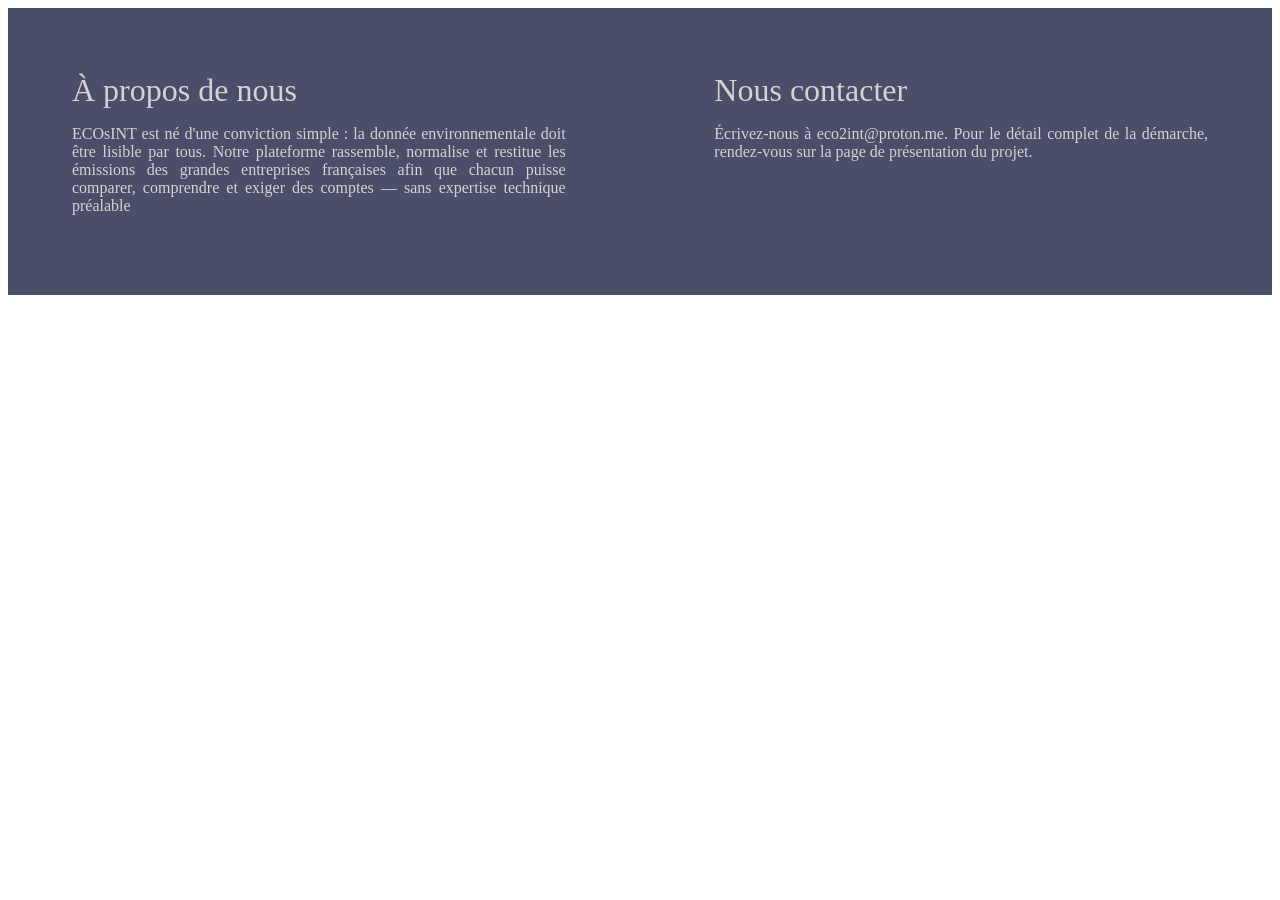
<file: dev/interface/footer.html>
<!doctype html>
<html lang="fr">
<head>
  <meta charset="utf-8">
  <title>footer</title>
  <link rel="stylesheet" href="footer.css">
</head>
<body>
  <div id="footer">
    <div id="a-propos">
      <p class="f-titres">À propos de nous</p>
      <p>ECOsINT est né d'une conviction simple :
        la donnée environnementale doit être lisible 
        par tous. Notre plateforme rassemble, normalise 
        et restitue les émissions des grandes entreprises 
        françaises afin que chacun puisse comparer, comprendre 
        et exiger des comptes — sans expertise technique préalable</p>
    </div>
    <div id="nous-contacter">
      <p class="f-titres">Nous contacter</p>
      <p>Écrivez-nous à eco2int@proton.me. Pour le détail complet 
        de la démarche, rendez-vous sur la page de présentation du projet.</p>
    </div>
  </div>
</body>
</html>
</file>
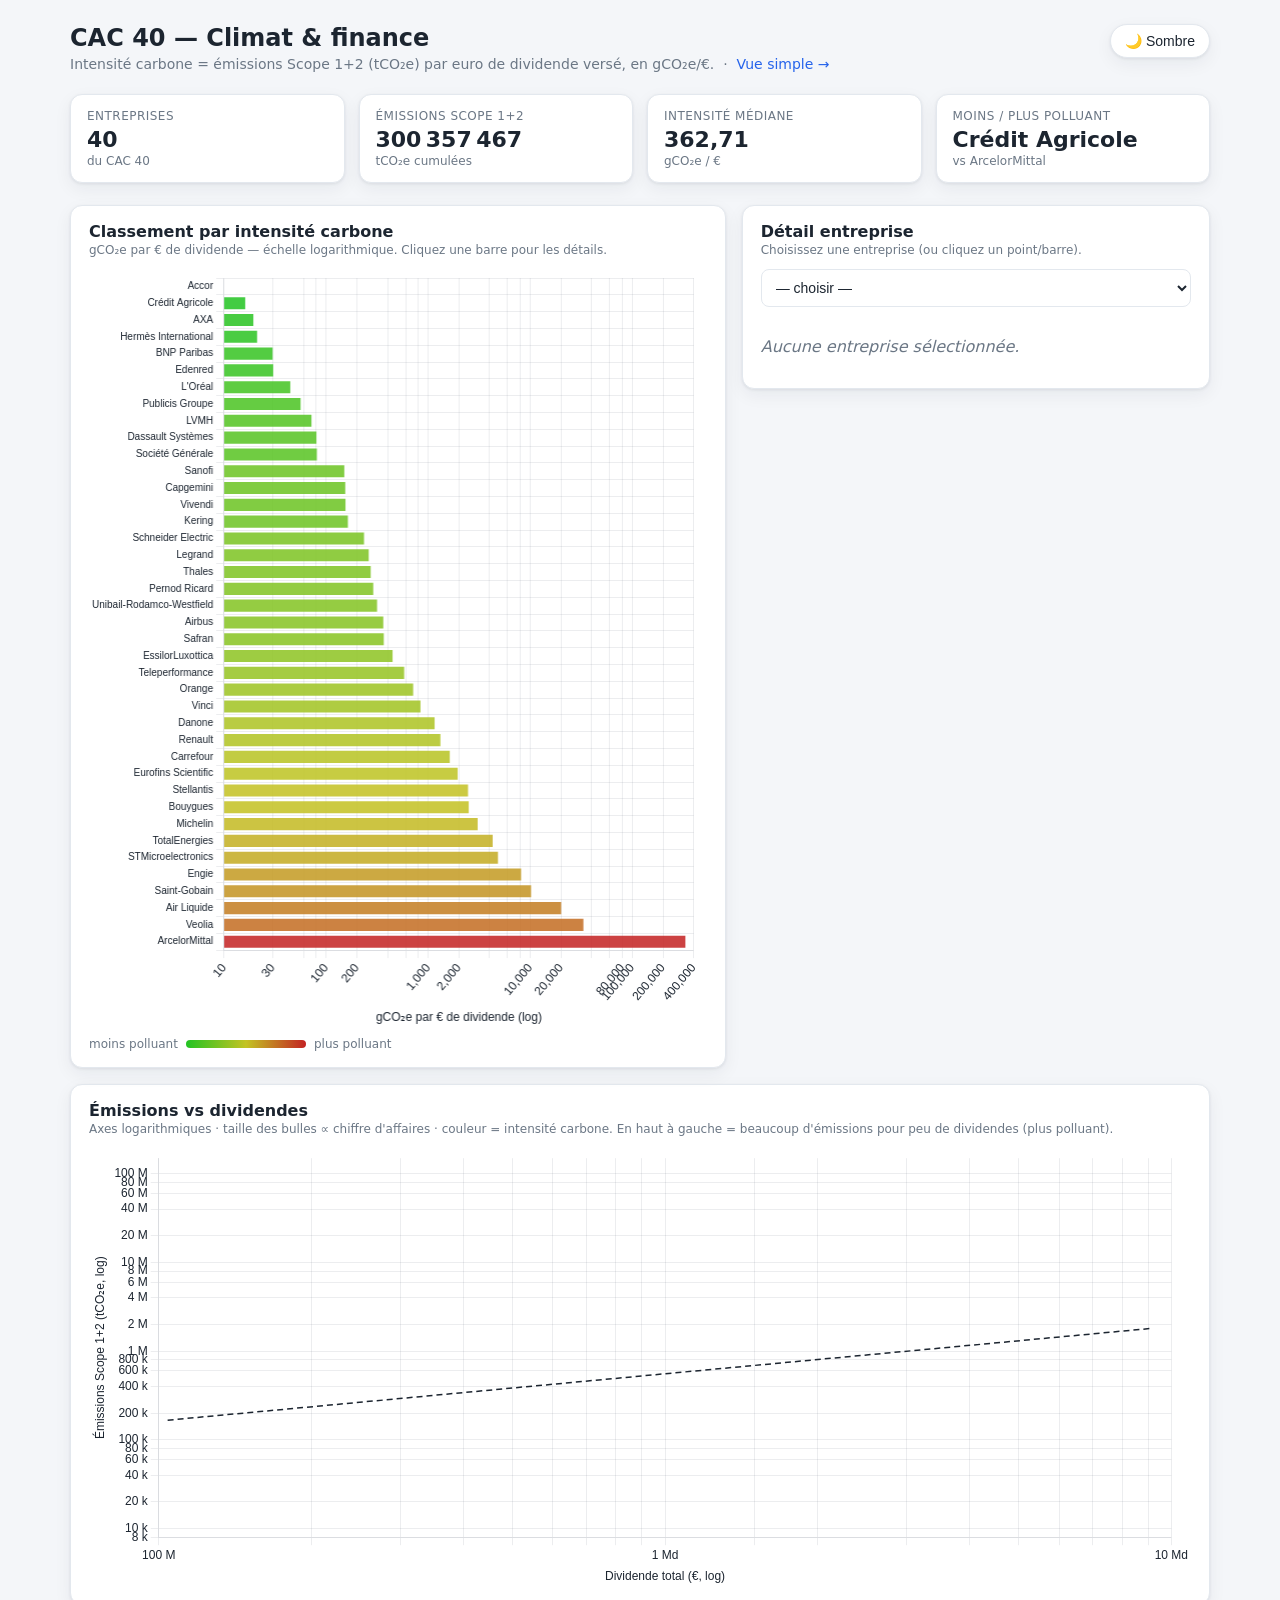
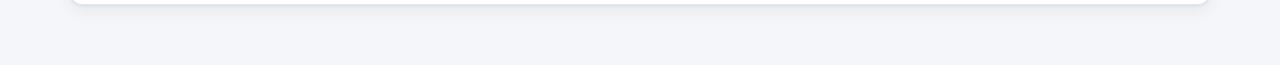
<file: dev/interface/index_old.html>
<!DOCTYPE html>
<html lang="fr">
<head>
<meta charset="UTF-8">
<meta name="viewport" content="width=device-width, initial-scale=1">
<title>CAC 40 — Tableau de bord climat &amp; finance</title>
<style>
  :root {
    --bg: #f4f6f9; --card: #fff; --ink: #1c2530; --muted: #6b7785;
    --line: #e3e8ee; --accent: #2563eb;
    --input-bg: #fff; --fixed: #1c2530;               /* bar/trend stroke, ticks */
    --grid: rgba(20,30,50,.08);
    --shadow: 0 1px 3px rgba(20,30,50,.08), 0 6px 18px rgba(20,30,50,.06);
    --err-bg: #fde8e8; --err-ink: #9b1c1c; --err-line: #f5c2c2;
  }
  [data-theme="dark"] {
    --bg: #0f141a; --card: #171e27; --ink: #e6edf3; --muted: #8b98a5;
    --line: #232c38; --accent: #4d8bff;
    --input-bg: #0f141a; --fixed: #e6edf3;
    --grid: rgba(230,237,243,.10);
    --shadow: 0 1px 3px rgba(0,0,0,.4), 0 6px 18px rgba(0,0,0,.35);
    --err-bg: #2a1416; --err-ink: #f3b0b0; --err-line: #5a2326;
  }
  * { box-sizing: border-box; }
  body { margin: 0; background: var(--bg); color: var(--ink);
    font-family: system-ui, -apple-system, "Segoe UI", Roboto, sans-serif;
    transition: background .2s, color .2s; }
  .wrap { max-width: 1180px; margin: 0 auto; padding: 24px 20px 60px; }
  header { display: flex; justify-content: space-between; align-items: flex-start; gap: 16px; }
  header h1 { margin: 0 0 4px; font-size: 24px; }
  header p { margin: 0; color: var(--muted); font-size: 14px; }
  header a { color: var(--accent); text-decoration: none; }
  #theme-toggle { flex: none; cursor: pointer; border: 1px solid var(--line);
    background: var(--card); color: var(--ink); border-radius: 999px;
    padding: 8px 14px; font-size: 14px; box-shadow: var(--shadow); }

  .kpis { display: grid; grid-template-columns: repeat(4, 1fr); gap: 14px; margin: 22px 0; }
  .kpi { background: var(--card); border: 1px solid var(--line); border-radius: 12px;
    padding: 14px 16px; box-shadow: var(--shadow); }
  .kpi .label { font-size: 12px; color: var(--muted); text-transform: uppercase; letter-spacing: .04em; }
  .kpi .value { font-size: 22px; font-weight: 650; margin-top: 4px; }
  .kpi .sub { font-size: 12px; color: var(--muted); margin-top: 2px; }

  .grid { display: grid; grid-template-columns: 1.4fr 1fr; gap: 16px; align-items: start; }
  .card { background: var(--card); border: 1px solid var(--line); border-radius: 12px;
    padding: 16px 18px; box-shadow: var(--shadow); }
  .card h2 { margin: 0 0 2px; font-size: 16px; }
  .card .hint { margin: 0 0 12px; font-size: 12px; color: var(--muted); }
  .chart-box { position: relative; width: 100%; }
  #box-bar { height: 760px; }
  #box-scatter { height: 440px; }

  select { width: 100%; padding: 9px 10px; border: 1px solid var(--line); border-radius: 8px;
    font-size: 14px; background: var(--input-bg); color: var(--ink); margin-bottom: 14px; }
  .row { display: flex; justify-content: space-between; gap: 12px; padding: 7px 0; border-bottom: 1px solid var(--line); font-size: 14px; }
  .row:last-child { border-bottom: none; }
  .row .k { color: var(--muted); }
  .row .v { font-weight: 600; text-align: right; }
  .rang-badge { display: inline-block; padding: 2px 8px; border-radius: 999px; color: #fff; font-size: 13px; }
  .empty { color: var(--muted); font-style: italic; }
  .scale-note { font-size: 12px; color: var(--muted); display: flex; align-items: center; gap: 8px; margin-top: 8px; }
  .scale-bar { height: 8px; width: 120px; border-radius: 4px;
    background: linear-gradient(90deg, hsl(120 70% 45%), hsl(60 70% 45%), hsl(0 70% 45%)); }
  #erreur { background: var(--err-bg); color: var(--err-ink); border: 1px solid var(--err-line);
    border-radius: 10px; padding: 14px 16px; margin-top: 20px; }
  @media (max-width: 860px) { .grid { grid-template-columns: 1fr; } .kpis { grid-template-columns: repeat(2,1fr); } }
</style>
</head>
<body>
<div class="wrap">
  <header>
    <div>
      <h1>CAC 40 — Climat &amp; finance</h1>
      <p>Intensité carbone = émissions Scope 1+2 (tCO₂e) par euro de dividende versé, en gCO₂e/€.
         &nbsp;·&nbsp; <a href="vue-simple.html">Vue simple →</a></p>
    </div>
    <button id="theme-toggle" aria-label="Basculer le thème"></button>
  </header>

  <section class="kpis" id="kpis"></section>

  <div class="grid">
    <div class="card">
      <h2>Classement par intensité carbone</h2>
      <p class="hint">gCO₂e par € de dividende — échelle logarithmique. Cliquez une barre pour les détails.</p>
      <div class="chart-box" id="box-bar"><canvas id="barChart"></canvas></div>
      <div class="scale-note">moins polluant <span class="scale-bar"></span> plus polluant</div>
    </div>

    <div class="card" id="detail">
      <h2>Détail entreprise</h2>
      <p class="hint">Choisissez une entreprise (ou cliquez un point/barre).</p>
      <select id="picker"></select>
      <div id="detail-body"><p class="empty">Aucune entreprise sélectionnée.</p></div>
    </div>
  </div>

  <div class="card" style="margin-top:16px">
    <h2>Émissions vs dividendes</h2>
    <p class="hint">Axes logarithmiques · taille des bulles ∝ chiffre d'affaires · couleur = intensité carbone.
       En haut à gauche = beaucoup d'émissions pour peu de dividendes (plus polluant).</p>
    <div class="chart-box" id="box-scatter"><canvas id="scatterChart"></canvas></div>
  </div>

  <div id="erreur" style="display:none"></div>
</div>

<script src="./chart.umd.min.js"></script>
<script>
// --- theme: default to OS preference, persist choice, retheme charts on toggle ---
const charts = [];   // declared before setTheme() runs (it references charts)
const cssVar = name => getComputedStyle(document.documentElement).getPropertyValue(name).trim();
function setTheme(t) {
  document.documentElement.dataset.theme = t;
  document.getElementById('theme-toggle').textContent = t === 'dark' ? '☀ Clair' : '🌙 Sombre';
  localStorage.setItem('theme', t);
  if (window.Chart) { applyChartTheme(); charts.forEach(c => c.update()); }
}
const saved = localStorage.getItem('theme');
setTheme(saved || (matchMedia('(prefers-color-scheme: dark)').matches ? 'dark' : 'light'));
document.getElementById('theme-toggle').onclick = () =>
  setTheme(document.documentElement.dataset.theme === 'dark' ? 'light' : 'dark');

const euros   = v => v == null ? "—" : new Intl.NumberFormat('fr-FR', { style:'currency', currency:'EUR', maximumFractionDigits:0 }).format(v);
const nombre  = v => v == null ? "—" : new Intl.NumberFormat('fr-FR', { maximumFractionDigits:0 }).format(v);
const decimal = v => v == null ? "—" : new Intl.NumberFormat('fr-FR', { maximumFractionDigits:2 }).format(v);
const compact = v => new Intl.NumberFormat('fr-FR', { notation:'compact', maximumFractionDigits:1 }).format(v);

let logMin, logMax;
function intensityColor(v, alpha = 1) {            // green (low) -> red (high), log-scaled
  const t = (Math.log(v) - logMin) / (logMax - logMin);
  return `hsl(${120 * (1 - t)} 70% 45% / ${alpha})`;
}

// push current theme colors into Chart.js defaults + each chart's fixed strokes/grids
function applyChartTheme() {
  const ink = cssVar('--ink'), grid = cssVar('--grid'), fixed = cssVar('--fixed');
  Chart.defaults.color = ink;
  Chart.defaults.borderColor = grid;
  for (const c of charts) {
    for (const ax of Object.values(c.options.scales || {})) {
      if (ax.grid)  ax.grid.color = grid;
      if (ax.ticks) ax.ticks.color = ink;
      if (ax.title) ax.title.color = ink;
    }
    if (c._fixedStroke) c._fixedStroke(fixed);  // set per chart below
  }
}

fetch('data.json')
  .then(r => { if (!r.ok) throw new Error(); return r.json(); })
  .then(companies => build(companies))
  .catch(() => {
    const e = document.getElementById('erreur');
    e.style.display = 'block';
    e.innerHTML = "Impossible de charger <code>data.json</code>. Ouvrez la page via un serveur HTTP " +
      "(<code>python -m http.server -d dev/interface</code> puis <code>http://localhost:8000/</code>), " +
      "et non en double-cliquant le fichier.";
  });

function build(companies) {
  const intens = companies.map(c => c.co2e_per_eur_dividend).filter(v => v != null);
  logMin = Math.log(Math.min(...intens));
  logMax = Math.log(Math.max(...intens));

  kpis(companies);
  const barChart = buildBar(companies);
  const scatterChart = buildScatter(companies);
  buildPicker(companies);

  applyChartTheme();
  barChart.update(); scatterChart.update();

  let selected = null;
  window.select = function (c) {
    selected = c;
    document.getElementById('picker').value = c.lei;
    detail(c);
    highlight(barChart, scatterChart, c.lei);
  };
}

function median(xs) {
  const s = [...xs].sort((a, b) => a - b), m = Math.floor(s.length / 2);
  return s.length % 2 ? s[m] : (s[m - 1] + s[m]) / 2;
}

function kpis(companies) {
  const totalCo2 = companies.reduce((s, c) => s + (c.co2 || 0), 0);
  const med = median(companies.map(c => c.co2e_per_eur_dividend).filter(v => v != null));
  const byRank = r => (companies.find(c => c.co2e_per_eur_dividend_rank === r) || {}).nom || "—";
  const total = companies[0].co2e_per_eur_dividend_rank_total;
  const cards = [
    ["Entreprises", companies.length, "du CAC 40"],
    ["Émissions Scope 1+2", nombre(totalCo2), "tCO₂e cumulées"],
    ["Intensité médiane", decimal(med), "gCO₂e / €"],
    ["Moins / plus polluant", `${byRank(1)}`, `vs ${byRank(total)}`],
  ];
  document.getElementById('kpis').innerHTML = cards.map(([l, v, s]) =>
    `<div class="kpi"><div class="label">${l}</div><div class="value">${v}</div><div class="sub">${s}</div></div>`
  ).join('');
}

let sortedBar;
function buildBar(companies) {
  sortedBar = [...companies].sort((a, b) => a.co2e_per_eur_dividend - b.co2e_per_eur_dividend);
  const chart = new Chart(document.getElementById('barChart'), {
    type: 'bar',
    data: {
      labels: sortedBar.map(c => c.nom),
      datasets: [{
        data: sortedBar.map(c => c.co2e_per_eur_dividend),
        backgroundColor: sortedBar.map(c => intensityColor(c.co2e_per_eur_dividend, 0.85)),
        borderColor: cssVar('--fixed'), borderWidth: sortedBar.map(() => 0),
      }],
    },
    options: {
      indexAxis: 'y', responsive: true, maintainAspectRatio: false,
      plugins: { legend: { display: false },
        tooltip: { callbacks: { label: i => `${decimal(i.raw)} gCO₂e / €` } } },
      scales: {
        x: { type: 'logarithmic', title: { display: true, text: 'gCO₂e par € de dividende (log)' } },
        y: { ticks: { autoSkip: false, font: { size: 10 } } },
      },
      onClick: (e, els) => { if (els[0]) select(sortedBar[els[0].index]); },
    },
  });
  chart._fixedStroke = c => { chart.data.datasets[0].borderColor = c; };
  charts.push(chart);
  return chart;
}

let radius;
function buildScatter(companies) {
  const ca = companies.map(c => c.ca);
  const lo = Math.log(Math.min(...ca)), hi = Math.log(Math.max(...ca));
  radius = c => 5 + 17 * (Math.log(c.ca) - lo) / (hi - lo);

  // log-log least-squares trend line through (dividende, émissions)
  const pts = companies.filter(c => c.div > 0 && c.co2 > 0);
  const X = pts.map(c => Math.log(c.div)), Y = pts.map(c => Math.log(c.co2));
  const n = X.length, mx = X.reduce((a, b) => a + b, 0) / n, my = Y.reduce((a, b) => a + b, 0) / n;
  let sxy = 0, sxx = 0;
  for (let i = 0; i < n; i++) { sxy += (X[i] - mx) * (Y[i] - my); sxx += (X[i] - mx) ** 2; }
  const slope = sxy / sxx, intercept = my - slope * mx;
  const xs = pts.map(c => c.div), x0 = Math.min(...xs), x1 = Math.max(...xs);
  const trendY = x => Math.exp(slope * Math.log(x) + intercept);
  const trend = [{ x: x0, y: trendY(x0) }, { x: x1, y: trendY(x1) }];

  const chart = new Chart(document.getElementById('scatterChart'), {
    type: 'bubble',
    data: {
      datasets: [{
        type: 'bubble',
        data: companies.map(c => ({ x: c.div, y: c.co2, r: radius(c), c })),
        backgroundColor: companies.map(c => intensityColor(c.co2e_per_eur_dividend, 0.55)),
        borderColor: companies.map(c => intensityColor(c.co2e_per_eur_dividend, 1)),
        borderWidth: companies.map(() => 1),
      }, {
        type: 'line', label: 'Tendance', data: trend,
        borderColor: cssVar('--fixed'), borderDash: [6, 4], borderWidth: 1.5,
        pointRadius: 0, fill: false,
      }],
    },
    options: {
      responsive: true, maintainAspectRatio: false,
      plugins: { legend: { display: false },
        tooltip: { filter: i => i.datasetIndex === 0, callbacks: { label: i => {
          const c = i.raw.c;
          return [c.nom, `Intensité : ${decimal(c.co2e_per_eur_dividend)} gCO₂e/€`,
                  `CO₂e : ${nombre(c.co2)} t · Div. : ${euros(c.div)}`,
                  `Rang : ${c.co2e_per_eur_dividend_rank}/${c.co2e_per_eur_dividend_rank_total}`];
        } } } },
      scales: {
        x: { type: 'logarithmic', title: { display: true, text: 'Dividende total (€, log)' },
             // label only exact powers of 10 so the log-axis ticks never overlap
             ticks: { maxRotation: 0, callback: v => {
               const e = Math.round(Math.log10(v));
               return Math.abs(v - 10 ** e) < 1e-6 * v ? compact(v) : '';
             } } },
        y: { type: 'logarithmic', title: { display: true, text: 'Émissions Scope 1+2 (tCO₂e, log)' },
             ticks: { callback: v => compact(v) } },
      },
      onClick: (e, els) => { const el = els.find(x => x.datasetIndex === 0); if (el) select(companies[el.index]); },
    },
  });
  chart._fixedStroke = c => { chart.data.datasets[1].borderColor = c; };
  charts.push(chart);
  return chart;
}

function buildPicker(companies) {
  const sel = document.getElementById('picker');
  sel.innerHTML = '<option value="">— choisir —</option>' +
    [...companies].sort((a, b) => a.nom.localeCompare(b.nom, 'fr'))
      .map(c => `<option value="${c.lei}">${c.nom}</option>`).join('');
  sel.onchange = () => { const c = companies.find(x => x.lei === sel.value); if (c) select(c); };
}

function detail(c) {
  const rang = c.co2e_per_eur_dividend_rank, total = c.co2e_per_eur_dividend_rank_total;
  const badge = rang == null ? '<span class="empty">données manquantes</span>'
    : `<span class="rang-badge" style="background:${intensityColor(c.co2e_per_eur_dividend)}">${rang} / ${total}</span> <span class="empty">(1 = moins polluant)</span>`;
  const condamnations = c.proces ? c.proces.length : 0;
  document.getElementById('detail-body').innerHTML = `
    <h3 style="margin:4px 0 10px">${c.nom}</h3>
    <div class="row"><span class="k">Chiffre d'affaires</span><span class="v">${euros(c.ca)}</span></div>
    <div class="row"><span class="k">Dividende total</span><span class="v">${euros(c.div)}</span></div>
    <div class="row"><span class="k">Émissions Scope 1+2</span><span class="v">${nombre(c.co2)} tCO₂e</span></div>
    <div class="row"><span class="k">Intensité carbone</span><span class="v">${decimal(c.co2e_per_eur_dividend)} gCO₂e/€</span></div>
    <div class="row"><span class="k">Classement</span><span class="v">${badge}</span></div>
    <div class="row"><span class="k">Condamnations</span><span class="v">${condamnations}</span></div>`;
}

function highlight(barChart, scatterChart, lei) {
  barChart.data.datasets[0].borderWidth = sortedBar.map(c => c.lei === lei ? 3 : 0);
  barChart.update();
  const ds = scatterChart.data.datasets[0];
  // ponytail: radius encodes CA only — never resize on select; emphasis = border only
  ds.borderWidth = ds.data.map(p => p.c.lei === lei ? 3 : 1);
  scatterChart.update();
}
</script>
</body>
</html>
</file>
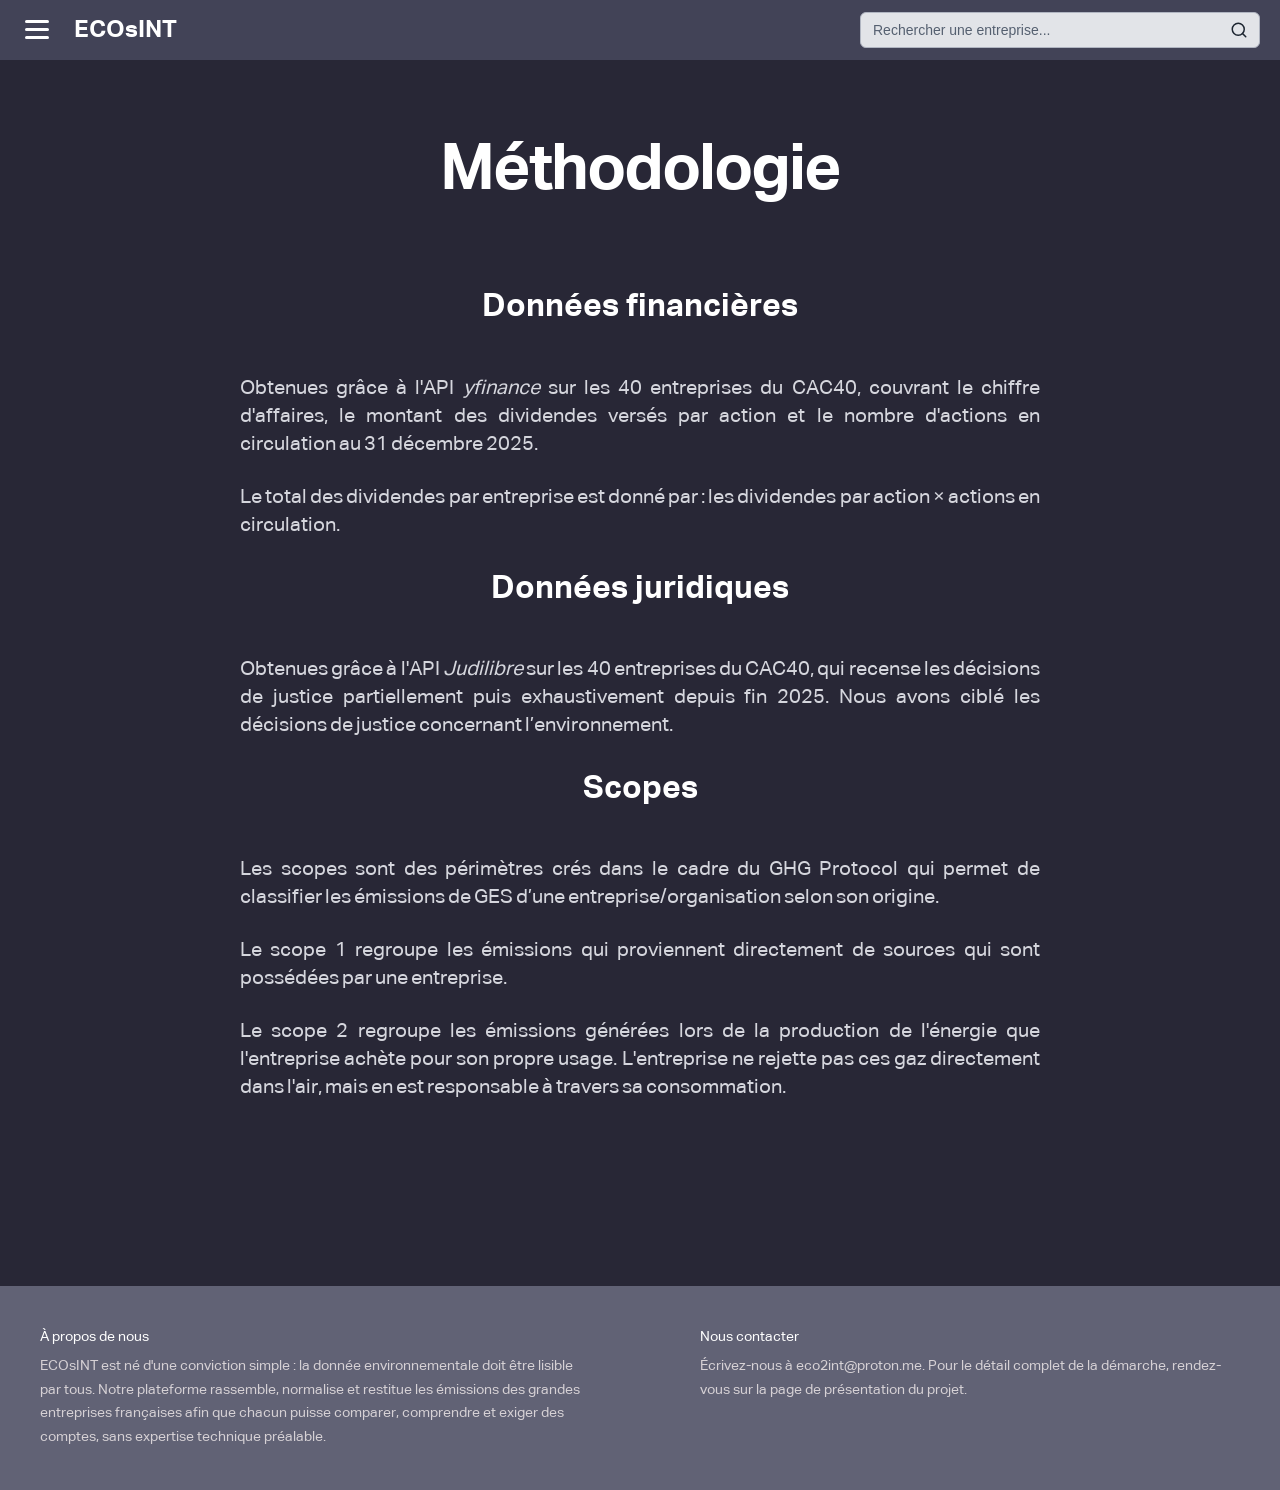
<file: dev/interface/méthodo.html>
<!DOCTYPE html>
<html lang="fr">

<head>
    <meta charset="UTF-8">
    <meta name="viewport" content="width=device-width, initial-scale=1.0">
    <title>ECOsINT - Méthodologie</title>
    <style>
        /* Importation de la police locale Aktiv Grotesk */
        @font-face {
            font-family: 'Aktiv Grotesk';
            src: url('../misc/TTF/AktivGrotesk-Regular.ttf') format('truetype');
            font-weight: normal;
            font-style: normal;
        }

        @font-face {
            font-family: 'Aktiv Grotesk';
            src: url('../misc/TTF/AktivGrotesk-Bold.ttf') format('truetype');
            font-weight: bold;
            font-style: normal;
        }

        * {
            margin: 0;
            padding: 0;
            box-sizing: border-box;
        }

        body {
            font-family: 'Aktiv Grotesk', system-ui, sans-serif;
            background: #282736;
            color: white;
            line-height: 1.6;
        }

        /* HEADER */
        .site-header {
            background: #424357;
            height: 60px;
            display: flex;
            align-items: center;
            justify-content: space-between;
            padding: 0 20px;
            position: sticky;
            top: 0;
            z-index: 1100;
        }

        .header-left {
            display: flex;
            align-items: center;
            gap: 20px;
        }

        .burger-btn {
            background: none;
            border: none;
            cursor: pointer;
            display: flex;
            flex-direction: column;
            gap: 5px;
            padding: 5px;
        }

        .burger-btn span {
            width: 24px;
            height: 3px;
            background: white;
            border-radius: 2px;
            display: block;
        }

        .logo {
            font-size: 24px;
            font-weight: bold;
            color: white;
            text-decoration: none;
        }

        .search-container {
            position: relative;
            width: 100%;
            max-width: 400px;
        }

        .search-input {
            width: 100%;
            height: 36px;
            padding: 0 40px 0 12px;
            border-radius: 6px;
            border: 1px solid #b0b5c1;
            background: #e2e4e8;
            color: #1c2530;
            font-size: 14px;
            outline: none;
        }

        .search-input::placeholder {
            color: #556070;
        }

        .search-icon {
            position: absolute;
            right: 12px;
            top: 50%;
            transform: translateY(-50%);
            width: 18px;
            height: 18px;
            fill: none;
            stroke: #1c2530;
            stroke-width: 2;
            stroke-linecap: round;
            stroke-linejoin: round;
            pointer-events: none;
        }

        /* SIDEBAR */
        .menu-overlay {
            position: fixed;
            top: 60px;
            left: 0;
            width: 100vw;
            height: calc(100vh - 60px);
            background: rgba(0, 0, 0, 0.25);
            z-index: 900;
            opacity: 0;
            visibility: hidden;
            transition: opacity .3s, visibility .3s;
        }

        .menu-overlay.active {
            opacity: 1;
            visibility: visible;
        }

        .sidebar-menu {
            position: fixed;
            top: 60px;
            left: 0;
            width: 260px;
            height: calc(100vh - 60px);
            background: #1e2530;
            color: white;
            z-index: 1000;
            transform: translateX(-100%);
            transition: transform .3s cubic-bezier(.4, 0, .2, 1);
            padding: 24px 20px;
            display: flex;
            flex-direction: column;
            gap: 16px;
        }

        .sidebar-menu.open {
            transform: translateX(0);
        }

        .menu-title {
            font-size: 18px;
            font-weight: bold;
        }

        .menu-line {
            width: 100%;
            height: 1px;
            background: rgba(255, 255, 255, .4);
        }

        .menu-links {
            display: flex;
            flex-direction: column;
            gap: 16px;
        }

        .menu-links a {
            color: white;
            text-decoration: none;
            font-size: 16px;
            transition: opacity .2s;
        }

        .menu-links a:hover {
            opacity: .8;
        }

        /* METHODOLOGY CONTENT */
        .container {
            max-width: 1100px;
            margin: 0 auto;
            padding: 0 40px;
        }

        .methodology-section {
            padding: 60px 0 100px;
        }

        .breadcrumb {
            color: #A3A4AF;
            font-size: 0.85rem;
            text-transform: uppercase;
            letter-spacing: 2px;
            margin-bottom: 25px;
            font-weight: 600;
            text-align: center;
        }

        .page-title {
            font-size: 64px;
            font-weight: 700;
            letter-spacing: -2px;
            margin-bottom: 60px;
            text-align: center;
        }

        /* Content Grid */
        .content-grid {
            max-width: 800px;
            margin: 0 auto;
        }

        /* Left column (text) */
        .text-content h2 {
            font-size: 32px;
            font-weight: 700;
            text-align: center;
            margin-bottom: 40px;
        }

        .text-content ul {
            list-style-type: none;
            padding-left: 0;
        }

        .text-content li {
            margin-bottom: 25px;
            font-size: 1.25rem;
            line-height: 1.4;
            color: #D5D6DD;
            word-spacing: -1px;
            text-align: justify;
        }

        .blue-highlight {
            border-bottom: 4px solid #3b82f6;
            padding-bottom: 2px;
        }

        /* Right column (indicator card) */
        .indicator-card {
            background-color: #363647;
            border-radius: 12px;
            padding: 35px;
            box-shadow: 0 10px 30px rgba(0, 0, 0, 0.15);
        }

        .card-header {
            border-bottom: 1px solid rgba(255, 255, 255, 0.08);
            padding-bottom: 25px;
            margin-bottom: 25px;
        }

        .card-subtitle {
            color: #A3A4AF;
            font-size: 0.75rem;
            text-transform: uppercase;
            letter-spacing: 1px;
            margin-bottom: 15px;
        }

        .card-value {
            font-size: 3.2rem;
            font-weight: 700;
            margin-bottom: 5px;
            line-height: 1;
            color: #92C6B2;
        }

        .card-value sub {
            font-size: 1.6rem;
        }

        .card-desc {
            font-size: 0.95rem;
            color: #D5D6DD;
        }

        .card-details {
            list-style: none;
            padding: 0;
            margin-bottom: 25px;
        }

        .card-details li {
            position: relative;
            padding-left: 18px;
            margin-bottom: 12px;
            font-size: 0.85rem;
            color: #D5D6DD;
            line-height: 1.5;
        }

        .card-details li::before {
            content: "•";
            position: absolute;
            left: 0;
            color: #A3A4AF;
            font-size: 1.2rem;
            top: -4px;
        }

        .card-details strong {
            color: white;
            font-weight: 600;
        }

        .card-note {
            font-size: 0.75rem;
            font-style: italic;
            color: #A3A4AF;
        }

        /* FOOTER */
        #footer {
            background: #616275;
            color: #D6D1D5;
            display: flex;
            justify-content: space-between;
            padding: 40px;
            gap: 40px;
            margin-top: 60px;
        }

        #footer>div {
            width: 45%;
        }

        .f-titres {
            font-size: 20px;
            font-weight: 500;
            margin-bottom: 5px;
            color: white;
        }

        #footer p {
            font-size: 14px;
            line-height: 1.7;
        }

        /* RESPONSIVE */
        @media (max-width: 950px) {
            .content-grid {
                grid-template-columns: 1fr;
                gap: 50px;
            }

            #footer {
                flex-direction: column;
                gap: 20px;
            }

            #footer>div {
                width: 100%;
            }
        }

        @media (max-width: 650px) {
            .page-title {
                font-size: 3rem;
            }
        }
    </style>
</head>

<body>

    <header class="site-header">
        <div class="header-left">
            <button class="burger-btn" id="burger-btn">
                <span></span><span></span><span></span>
            </button>
            <a href="index.html" class="logo">ECOsINT</a>
        </div>
        <div class="search-container">
            <input type="text" class="search-input" id="search-input" placeholder="Rechercher une entreprise...">
            <svg class="search-icon" viewBox="0 0 24 24">
                <circle cx="11" cy="11" r="8"></circle>
                <line x1="21" y1="21" x2="16.65" y2="16.65"></line>
            </svg>
        </div>
    </header>

    <div class="menu-overlay" id="menu-overlay"></div>
    <nav class="sidebar-menu" id="sidebar-menu">
        <div class="menu-title">Menu</div>
        <div class="menu-line"></div>
        <div class="menu-links">
            <a href="index.html">Page d'accueil</a>
            <a href="méthodo.html">Présentation du projet</a>
            <a href="qui_sommes_nous.html">Qui sommes-nous ?</a>
            <a href="data.json" download>Télécharger les données</a>
        </div>
    </nav>
    <main class="methodology-section">
        <div class="container">
            <h1 class="page-title"><strong>Méthodologie</strong></h1>

            <div class="content-grid">
                <div class="text-content">
                    <h2><span>Données financières</span></h2>
                    <ul>
                        <li>Obtenues grâce à l'API <em>yfinance</em> sur les 40 entreprises du CAC40, couvrant le
                            chiffre d'affaires, le montant des dividendes versés par action et le nombre d'actions en
                            circulation au 31 décembre 2025.</li>
                        <li>Le total des dividendes par entreprise est donné par : les dividendes par action × actions en circulation.</li>
                    </ul>
                    <h2><span>Données juridiques</span></h2>
                    <ul>
                        <li>Obtenues grâce à l'API <em>Judilibre</em> sur les 40 entreprises du CAC40, qui recense les
                            décisions de justice partiellement puis exhaustivement depuis fin 2025. Nous avons ciblé les décisions de justice concernant l’environnement.</li>
                        
                    </ul>
                    <h2><span>Scopes</span></h2>
                    <ul>
                        <li>Les scopes sont des périmètres crés dans le cadre du GHG Protocol qui permet de classifier les émissions de GES d’une entreprise/organisation selon son origine.</li>
                        <li>Le scope 1 regroupe les émissions qui proviennent directement de sources qui sont possédées par une entreprise.</li>
                        <li>Le scope 2 regroupe les émissions générées lors de la production de l'énergie que l'entreprise achète pour son propre usage. L'entreprise ne rejette pas ces gaz directement dans l'air, mais en est responsable à travers sa consommation.</li>
                    </ul>
                </div>


            </div>
        </div>
    </main>

    <div id="footer">
        <div>
            <p class="f-titres">À propos de nous</p>
            <p>ECOsINT est né d'une conviction simple : la donnée environnementale doit être lisible par tous. Notre
                plateforme rassemble, normalise et restitue les émissions des grandes entreprises françaises afin que
                chacun puisse comparer, comprendre et exiger des comptes, sans expertise technique préalable.</p>
        </div>
        <div>
            <p class="f-titres">Nous contacter</p>
            <p>Écrivez-nous à eco2int@proton.me. Pour le détail complet de la démarche, rendez-vous sur la page de
                présentation du projet.</p>
        </div>
    </div>

    <script>
        const btn = document.getElementById('burger-btn');
        const menu = document.getElementById('sidebar-menu');
        const overlay = document.getElementById('menu-overlay');
        btn.onclick = e => { e.stopPropagation(); menu.classList.toggle('open'); overlay.classList.toggle('active'); };
        overlay.onclick = () => { menu.classList.remove('open'); overlay.classList.remove('active'); };

        const entreprises = [];
        fetch('data.json').then(r => r.json()).then(data => {
            data.forEach(e => entreprises.push(e.nom));
        });

        const searchInput = document.getElementById('search-input');
        const suggestions = document.createElement('div');
        suggestions.style.cssText = 'position:absolute;top:36px;left:0;right:0;background:white;border-radius:0 0 6px 6px;max-height:200px;overflow-y:auto;z-index:999;display:none;';
        document.querySelector('.search-container').appendChild(suggestions);

        searchInput.addEventListener('input', () => {
            const val = searchInput.value.toLowerCase();
            if (!val) { suggestions.style.display = 'none'; return; }
            const filtres = entreprises.filter(n => n.toLowerCase().includes(val));
            if (filtres.length === 0) { suggestions.style.display = 'none'; return; }
            suggestions.innerHTML = filtres.map(n =>
                `<div style="padding:8px 12px;cursor:pointer;color:#1c2530;font-size:14px;border-bottom:1px solid #eee;" onmouseover="this.style.background='#e6f1fb'" onmouseout="this.style.background='white'" onclick="window.location.href='page_entreprise.html?nom='+encodeURIComponent('${n}')">${n}</div>`
            ).join('');
            suggestions.style.display = 'block';
        });

        document.addEventListener('click', e => {
            if (!e.target.closest('.search-container')) suggestions.style.display = 'none';
        });

        searchInput.addEventListener('keydown', e => {
            if (e.key === 'Enter' && searchInput.value.trim())
                window.location.href = 'page_entreprise.html?nom=' + encodeURIComponent(searchInput.value.trim());
        });
    </script>
</body>

</html>
</file>
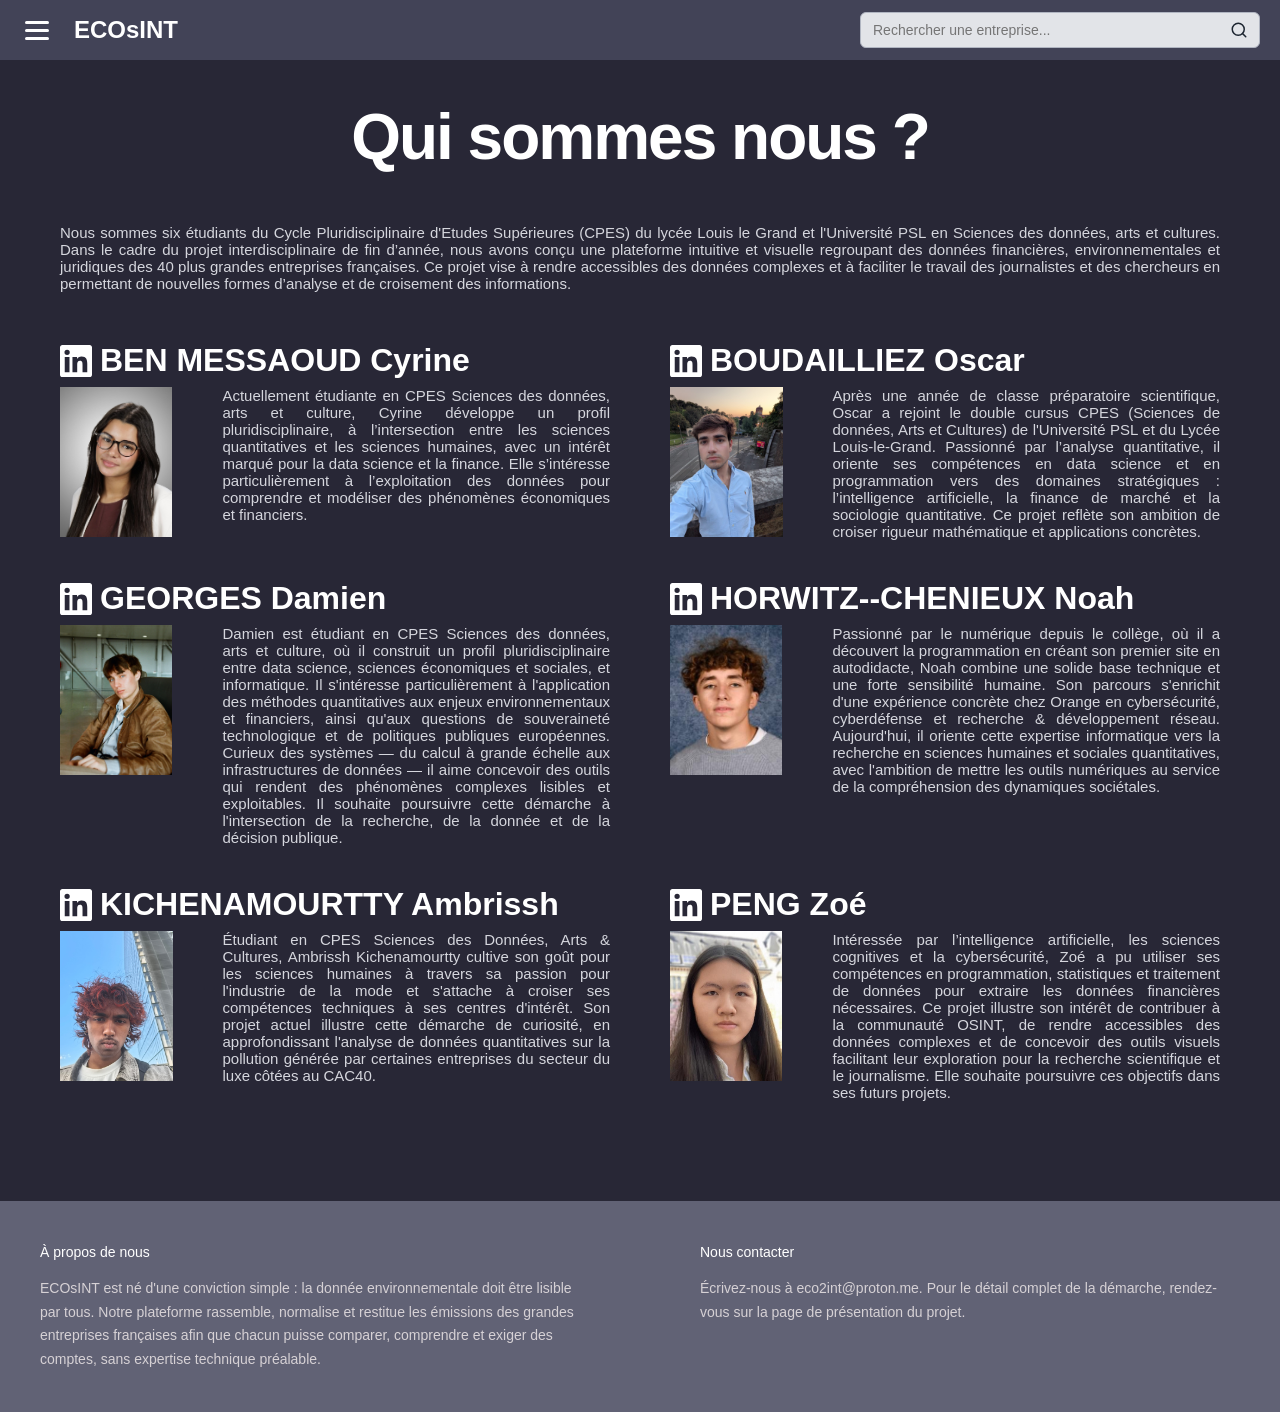
<file: dev/interface/qui_sommes_nous.html>
<!DOCTYPE html>
<html lang="fr">
<head>
<meta charset="UTF-8">
<meta name="viewport" content="width=device-width, initial-scale=1.0">
<title>Qui sommes-nous — ECOsINT</title>
<style>
  * { margin: 0; padding: 0; box-sizing: border-box; }
  body { font-family: sans-serif; background: #282736; color: white; }

  /* HEADER */
  .site-header { background: #424357; height: 60px; display: flex; align-items: center; justify-content: space-between; padding: 0 20px; position: relative; z-index: 1100; }
  .header-left { display: flex; align-items: center; gap: 20px; }
  .burger-btn { background: none; border: none; cursor: pointer; display: flex; flex-direction: column; gap: 5px; padding: 5px; }
  .burger-btn span { width: 24px; height: 3px; background: white; border-radius: 2px; }
  .logo { font-size: 24px; font-weight: bold; color: white; text-decoration: none; }
  .search-container { position: relative; width: 100%; max-width: 400px; }
  .search-input { width: 100%; height: 36px; padding: 0 40px 0 12px; border-radius: 6px; border: 1px solid #b0b5c1; background: #e2e4e8; color: #1c2530; font-size: 14px; outline: none; }
  .search-icon { position: absolute; right: 12px; top: 50%; transform: translateY(-50%); width: 18px; height: 18px; fill: none; stroke: #1c2530; stroke-width: 2; stroke-linecap: round; stroke-linejoin: round; pointer-events: none; }
  .menu-overlay { position: fixed; top: 60px; left: 0; width: 100vw; height: calc(100vh - 60px); background: rgba(0,0,0,0.25); z-index: 900; opacity: 0; visibility: hidden; transition: opacity .3s, visibility .3s; }
  .menu-overlay.active { opacity: 1; visibility: visible; }
  .sidebar-menu { position: fixed; top: 60px; left: 0; width: 260px; height: calc(100vh - 60px); background: #1e2530; color: white; z-index: 1000; transform: translateX(-100%); transition: transform .3s cubic-bezier(.4,0,.2,1); padding: 24px 20px; display: flex; flex-direction: column; gap: 16px; }
  .sidebar-menu.open { transform: translateX(0); }
  .menu-title { font-size: 18px; font-weight: bold; }
  .menu-line { width: 100%; height: 1px; background: rgba(255,255,255,.4); }
  .menu-links { display: flex; flex-direction: column; gap: 16px; }
  .menu-links a { color: white; text-decoration: none; font-size: 16px; transition: opacity .2s; }
  .menu-links a:hover { opacity: .8; }

  /* CONTENU */
  .main-content { padding: 40px 60px; }
  h1 { font-size: 64px; font-weight: 700; letter-spacing: -2px; text-align: center; }
  .intro { font-size: 15px; color: #D5D6DD; line-height: 1 .7; text-align: justify; margin-bottom: 50px; margin-top: 50px; }
  .grille { display: grid; grid-template-columns: 1fr 1fr; gap: 40px 60px; }
  .carte { display: flex; flex-direction: column; gap: 8px; }
  .linkedin-ligne { display: flex; align-items: center; gap: 8px; }
  .linkedin-btn { width: 32px; height: 32px; background: none; border-radius: 4px; display: flex; align-items: center; justify-content: center; text-decoration: none; flex-shrink: 0; }
  .linkedin-btn svg { width: 32px; height: 32px; fill: white; }
  .corps { display: flex; flex-direction: row; justify-content: space-between; }
  .pres { font-size: 15px; color: #D5D6DD; line-height: 1 .7; text-align: justify; }
  .nom { font-size: 32px; font-weight: 700; text-align: center; margin-bottom: 0; padding: none; }
  .photo { height: 150px; object-fit: cover; display: block; margin-right: 50px; }

  /* FOOTER */
  #footer { background: #616275; color: #D6D1D5; display: flex; justify-content: space-between; padding: 40px; gap: 40px; margin-top: 60px; }
  #footer div { width: 45%; }
  .f-titres { font-size: 20px; font-weight: 500; margin-bottom: 12px; color: white; }
  #footer p { font-size: 14px; line-height: 1.7; }

  /* RESPONSIVE */
  @media (max-width: 768px) {
    html, body {
      overflow-x: hidden;
      width: 100%;
    }
    .main-content {
      padding: 20px 15px;
      overflow-x: hidden;
    }
    h1 {
      font-size: 36px;
    }
    .intro {
      margin-top: 20px;
      margin-bottom: 30px;
      text-align: justify;
    }
    .grille {
      grid-template-columns: 1fr;
      gap: 30px;
    }
    .corps {
      flex-direction: column;
      align-items: center;
      gap: 16px;
    }
    .photo {
      margin-right: 0;
      margin-bottom: 12px;
    }
    .pres {
      text-align: justify;
    }
    #footer {
      flex-direction: column;
      padding: 20px;
      gap: 20px;
    }
    #footer div {
      width: 100%;
    }
    .f-titres {
      font-size: 18px;
      margin-bottom: 8px;
    }
  }

  @media (max-width: 600px) {
    .site-header {
      padding: 0 10px;
    }
    .logo {
      font-size: 20px;
    }
    .search-container {
      max-width: 180px;
    }
    .search-input {
      height: 32px;
      font-size: 12px;
      padding: 0 30px 0 8px;
    }
    .search-icon {
      right: 8px;
      width: 14px;
      height: 14px;
    }
  }
</style>
</head>
<body>

<header class="site-header">
  <div class="header-left">
    <button class="burger-btn" id="burger-btn"><span></span><span></span><span></span></button>
    <a href="index.html" class="logo">ECOsINT</a>
  </div>
  <div class="search-container">
    <input type="text" class="search-input" placeholder="Rechercher une entreprise..." id="search-input">
    <svg class="search-icon" viewBox="0 0 24 24"><circle cx="11" cy="11" r="8"></circle><line x1="21" y1="21" x2="16.65" y2="16.65"></line></svg>
  </div>
</header>

<div class="menu-overlay" id="menu-overlay"></div>
<nav class="sidebar-menu" id="sidebar-menu">
  <div class="menu-title">Menu</div>
  <div class="menu-line"></div>
  <div class="menu-links">
    <a href="index.html">Page d'accueil</a>
    <a href="méthodo.html">Méthodologie</a>
    <a href="qui_sommes_nous.html">Qui sommes-nous ?</a>
    <a href="data.json" download>Télécharger les données</a>
  </div>
</nav>

<div class="main-content">
  <h1>Qui sommes nous ?</h1>
  <p class="intro">Nous sommes six étudiants du Cycle Pluridisciplinaire d'Etudes Supérieures (CPES) du lycée Louis le Grand et l'Université PSL en Sciences des données, arts et cultures. Dans le cadre du projet interdisciplinaire de fin d’année, nous avons conçu une plateforme intuitive et visuelle regroupant des données financières, environnementales et juridiques des 40 plus grandes entreprises françaises. Ce projet vise à rendre accessibles des données complexes et à faciliter le travail des journalistes et des chercheurs en permettant de nouvelles formes d’analyse et de croisement des informations.</p>

  <div class="grille">
    <div class="carte">
      <div class="linkedin-ligne">
        <a class="linkedin-btn" href="https://www.linkedin.com/in/cyrine-ben-messaoud-9791a9366/" target="_blank"><svg viewBox="0 0 24 24"><path d="M20.447 20.452H16.89v-5.569c0-1.328-.027-3.037-1.852-3.037-1.853 0-2.136 1.445-2.136 2.939v5.667H9.351V9h3.414v1.561h.046c.477-.9 1.637-1.85 3.37-1.85 3.601 0 4.267 2.37 4.267 5.455v6.286zM5.337 7.433a1.98 1.98 0 1 1 0-3.96 1.98 1.98 0 0 1 0 3.96zm1.782 13.019H3.555V9h3.564v11.452zM22.225 0H1.771C.792 0 0 .774 0 1.729v20.542C0 23.227.792 24 1.771 24h20.451C23.2 24 24 23.227 24 22.271V1.729C24 .774 23.2 0 22.222 0h.003z"/></svg></a>
        <div class="nom">BEN MESSAOUD Cyrine</div>
      </div>
      <div class="corps">
        <img class="photo" src="photo_nous/cyrine.jpeg" />
        <p class="pres">Actuellement étudiante en CPES Sciences des données, arts et culture, Cyrine développe un profil pluridisciplinaire, à l’intersection entre les sciences quantitatives et les sciences humaines, avec un intérêt marqué pour la data science et la finance. Elle s’intéresse particulièrement à l’exploitation des données pour comprendre et modéliser des phénomènes économiques et financiers.</p>
      </div>
    </div>
    <div class="carte">
      <div class="linkedin-ligne">
        <a class="linkedin-btn" href="https://www.linkedin.com/in/oscar-boudailliez-063549184/" target="_blank"><svg viewBox="0 0 24 24"><path d="M20.447 20.452H16.89v-5.569c0-1.328-.027-3.037-1.852-3.037-1.853 0-2.136 1.445-2.136 2.939v5.667H9.351V9h3.414v1.561h.046c.477-.9 1.637-1.85 3.37-1.85 3.601 0 4.267 2.37 4.267 5.455v6.286zM5.337 7.433a1.98 1.98 0 1 1 0-3.96 1.98 1.98 0 0 1 0 3.96zm1.782 13.019H3.555V9h3.564v11.452zM22.225 0H1.771C.792 0 0 .774 0 1.729v20.542C0 23.227.792 24 1.771 24h20.451C23.2 24 24 23.227 24 22.271V1.729C24 .774 23.2 0 22.222 0h.003z"/></svg></a>
        <div class="nom">BOUDAILLIEZ Oscar</div>
      </div>
      <div class="corps">
        <img class="photo" src="photo_nous/oscar.jpeg" />
        <p class="pres">Après une année de classe préparatoire scientifique, Oscar a rejoint le double cursus CPES (Sciences de données, Arts et Cultures) de l'Université PSL et du Lycée Louis-le-Grand. Passionné par l’analyse quantitative, il oriente ses compétences en data science et en programmation vers des domaines stratégiques : l’intelligence artificielle, la finance de marché et la sociologie quantitative. Ce projet reflète son ambition de croiser rigueur mathématique et applications concrètes.</p>
      </div>
    </div>
    <div class="carte">
      <div class="linkedin-ligne">
        <a class="linkedin-btn" href="https://www.linkedin.com/in/damien-georges-data-science-paris/" target="_blank"><svg viewBox="0 0 24 24"><path d="M20.447 20.452H16.89v-5.569c0-1.328-.027-3.037-1.852-3.037-1.853 0-2.136 1.445-2.136 2.939v5.667H9.351V9h3.414v1.561h.046c.477-.9 1.637-1.85 3.37-1.85 3.601 0 4.267 2.37 4.267 5.455v6.286zM5.337 7.433a1.98 1.98 0 1 1 0-3.96 1.98 1.98 0 0 1 0 3.96zm1.782 13.019H3.555V9h3.564v11.452zM22.225 0H1.771C.792 0 0 .774 0 1.729v20.542C0 23.227.792 24 1.771 24h20.451C23.2 24 24 23.227 24 22.271V1.729C24 .774 23.2 0 22.222 0h.003z"/></svg></a>
        <div class="nom">GEORGES Damien</div>
      </div>
      <div class="corps">
        <img class="photo" src="photo_nous/damien.jpeg" />
        <p class="pres">Damien est étudiant en CPES Sciences des données, arts et culture, où il construit un profil pluridisciplinaire entre data science, sciences économiques et sociales, et informatique. Il s'intéresse particulièrement à l'application des méthodes quantitatives aux enjeux environnementaux et financiers, ainsi qu'aux questions de souveraineté technologique et de politiques publiques européennes. Curieux des systèmes — du calcul à grande échelle aux infrastructures de données — il aime concevoir des outils qui rendent des phénomènes complexes lisibles et exploitables. Il souhaite poursuivre cette démarche à l'intersection de la recherche, de la donnée et de la décision publique.</p>
      </div>
    </div>
    <div class="carte">
      <div class="linkedin-ligne">
        <a class="linkedin-btn" href="https://www.linkedin.com/in/noah-horwitz-ch%C3%A9nieux-25b224332/" target="_blank"><svg viewBox="0 0 24 24"><path d="M20.447 20.452H16.89v-5.569c0-1.328-.027-3.037-1.852-3.037-1.853 0-2.136 1.445-2.136 2.939v5.667H9.351V9h3.414v1.561h.046c.477-.9 1.637-1.85 3.37-1.85 3.601 0 4.267 2.37 4.267 5.455v6.286zM5.337 7.433a1.98 1.98 0 1 1 0-3.96 1.98 1.98 0 0 1 0 3.96zm1.782 13.019H3.555V9h3.564v11.452zM22.225 0H1.771C.792 0 0 .774 0 1.729v20.542C0 23.227.792 24 1.771 24h20.451C23.2 24 24 23.227 24 22.271V1.729C24 .774 23.2 0 22.222 0h.003z"/></svg></a>
        <div class="nom">HORWITZ--CHENIEUX Noah</div>
      </div>
      <div class="corps">
        <img class="photo" src="photo_nous/noah.jpeg" />
        <p class="pres">Passionné par le numérique depuis le collège, où il a découvert la programmation en créant son premier site en autodidacte, Noah combine une solide base technique et une forte sensibilité humaine. Son parcours s'enrichit d'une expérience concrète chez Orange en cybersécurité, cyberdéfense et recherche & développement réseau. Aujourd'hui, il oriente cette expertise informatique vers la recherche en sciences humaines et sociales quantitatives, avec l'ambition de mettre les outils numériques au service de la compréhension des dynamiques sociétales.</p>
      </div>
    </div>
    <div class="carte">
      <div class="linkedin-ligne">
        <a class="linkedin-btn" href="https://www.linkedin.com/in/ambrissh/" target="_blank"><svg viewBox="0 0 24 24"><path d="M20.447 20.452H16.89v-5.569c0-1.328-.027-3.037-1.852-3.037-1.853 0-2.136 1.445-2.136 2.939v5.667H9.351V9h3.414v1.561h.046c.477-.9 1.637-1.85 3.37-1.85 3.601 0 4.267 2.37 4.267 5.455v6.286zM5.337 7.433a1.98 1.98 0 1 1 0-3.96 1.98 1.98 0 0 1 0 3.96zm1.782 13.019H3.555V9h3.564v11.452zM22.225 0H1.771C.792 0 0 .774 0 1.729v20.542C0 23.227.792 24 1.771 24h20.451C23.2 24 24 23.227 24 22.271V1.729C24 .774 23.2 0 22.222 0h.003z"/></svg></a>
        <div class="nom">KICHENAMOURTTY Ambrissh</div>
      </div>
      <div class="corps">
        <img class="photo" src="photo_nous/ambrissh.jpeg" />
        <p class="pres">Étudiant en CPES Sciences des Données, Arts & Cultures, Ambrissh Kichenamourtty cultive son goût pour les sciences humaines à travers sa passion pour l'industrie de la mode et s'attache à croiser ses compétences techniques à ses centres d'intérêt. Son projet actuel illustre cette démarche de curiosité, en approfondissant l'analyse de données quantitatives sur la pollution générée par certaines entreprises du secteur du luxe côtées au CAC40.</p>
      </div>
    </div>
    <div class="carte">
      <div class="linkedin-ligne">
        <a class="linkedin-btn" href="https://www.linkedin.com/in/zo%C3%A9-peng-ab5560357/" target="_blank"><svg viewBox="0 0 24 24"><path d="M20.447 20.452H16.89v-5.569c0-1.328-.027-3.037-1.852-3.037-1.853 0-2.136 1.445-2.136 2.939v5.667H9.351V9h3.414v1.561h.046c.477-.9 1.637-1.85 3.37-1.85 3.601 0 4.267 2.37 4.267 5.455v6.286zM5.337 7.433a1.98 1.98 0 1 1 0-3.96 1.98 1.98 0 0 1 0 3.96zm1.782 13.019H3.555V9h3.564v11.452zM22.225 0H1.771C.792 0 0 .774 0 1.729v20.542C0 23.227.792 24 1.771 24h20.451C23.2 24 24 23.227 24 22.271V1.729C24 .774 23.2 0 22.222 0h.003z"/></svg></a>
        <div class="nom">PENG Zoé</div>
      </div>
      <div class="corps">
        <img class="photo" src="photo_nous/zoe.jpeg" />
        <p class="pres">Intéressée par l’intelligence artificielle, les sciences cognitives et la cybersécurité, Zoé a pu utiliser ses compétences en programmation, statistiques et traitement de données pour extraire les données financières nécessaires. Ce projet illustre son intérêt de contribuer à la communauté OSINT, de rendre accessibles des données complexes et de concevoir des outils visuels facilitant leur exploration pour la recherche scientifique et le journalisme. Elle souhaite poursuivre ces objectifs dans ses futurs projets.</p>
      </div>
    </div>
  </div>
</div>

<div id="footer">
  <div id="a-propos">
    <p class="f-titres">À propos de nous</p>
    <p>ECOsINT est né d'une conviction simple : la donnée environnementale doit être lisible par tous. Notre plateforme rassemble, normalise et restitue les émissions des grandes entreprises françaises afin que chacun puisse comparer, comprendre et exiger des comptes, sans expertise technique préalable.</p>
  </div>
  <div id="nous-contacter">
    <p class="f-titres">Nous contacter</p>
    <p>Écrivez-nous à eco2int@proton.me. Pour le détail complet de la démarche, rendez-vous sur la page de présentation du projet.</p>
  </div>
</div>

<script>
const btn = document.getElementById('burger-btn');
const menu = document.getElementById('sidebar-menu');
const overlay = document.getElementById('menu-overlay');
btn.onclick = e => { e.stopPropagation(); menu.classList.toggle('open'); overlay.classList.toggle('active'); };
overlay.onclick = () => { menu.classList.remove('open'); overlay.classList.remove('active'); };
const searchInput = document.getElementById('search-input');
searchInput.addEventListener('keydown', e => { if (e.key === 'Enter' && searchInput.value.trim()) window.location.href = 'page_entreprise.html?nom=' + encodeURIComponent(searchInput.value.trim()); });
</script>
</body>
</html>
</file>
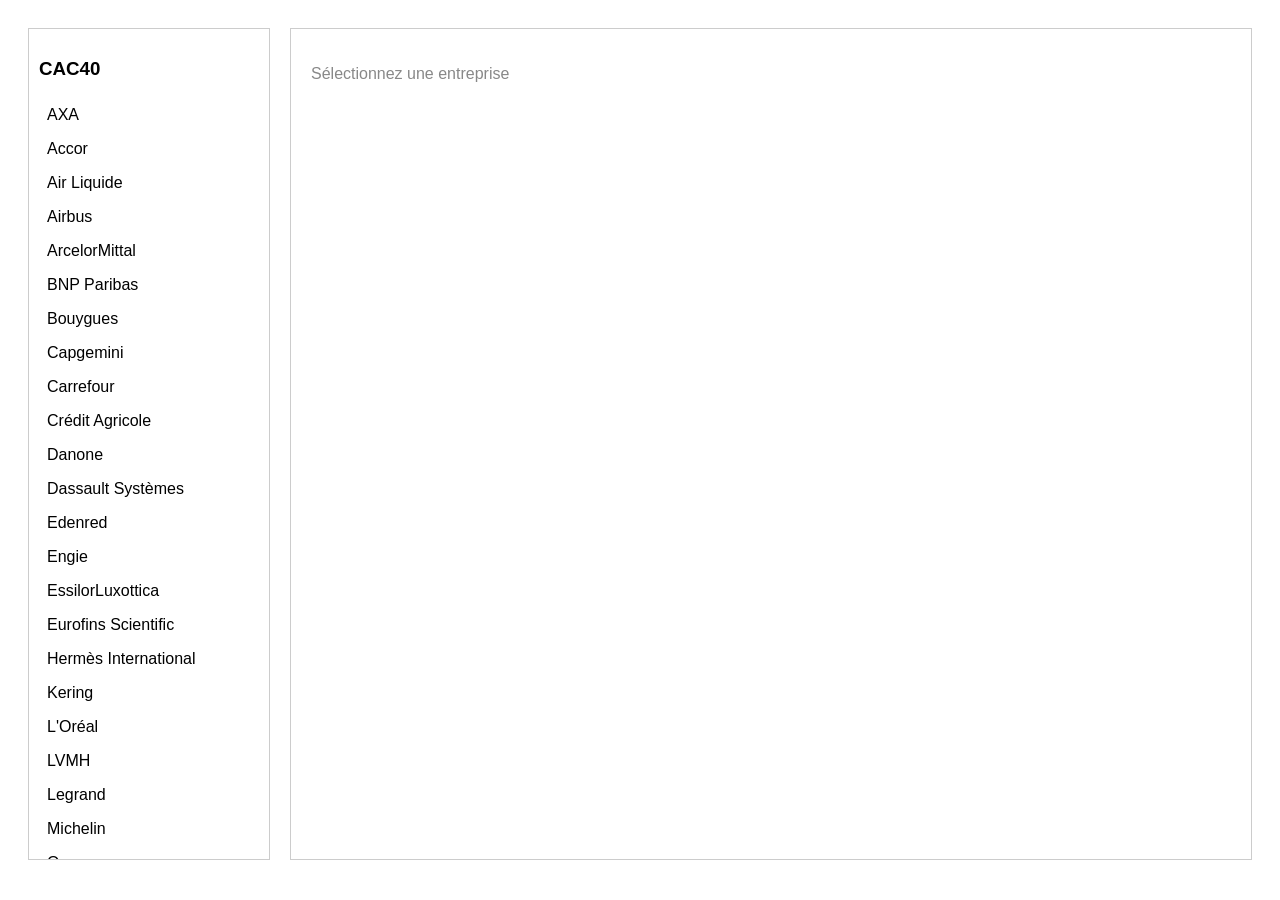
<file: dev/interface/vue-simple.html>
<!DOCTYPE html>
<html lang="fr">
<head>
<meta charset="UTF-8">
<title>Moteur de recherche entreprises</title>
<style>
  body { font-family: sans-serif; display: flex; gap: 20px; padding: 20px; }
  #liste { width: 220px; border: 1px solid #ccc; padding: 10px; max-height: 90vh; overflow-y: auto; }
  #liste div { padding: 8px; cursor: pointer; border-radius: 4px; }
  #liste div:hover { background: #eee; }
  #detail { flex: 1; border: 1px solid #ccc; padding: 20px; }
  .bloc { padding: 10px; margin-bottom: 10px; border: 1px solid #ccc; border-radius: 4px; }
  #accueil { color: #888; }
</style>
</head>
<body>

<div id="liste">
  <h3>CAC40</h3>
</div>

<div id="detail">
  <p id="accueil">Sélectionnez une entreprise</p>
  <div id="contenu" style="display:none">
    <h2 id="nom"></h2>
    <div class="bloc">
      <strong>Financier</strong>
      <p>Chiffre d'affaires : <span id="ca"></span></p>
      <p>Dividende total : <span id="div"></span></p>
    </div>
    <div class="bloc">
      <strong>Écologique</strong>
      <p>Émissions CO2e (Scope 1+2) : <span id="co2"></span> tCO2e</p>
      <p>CO2e par € de dividende : <span id="co2div"></span> gCO2e/€</p>
      <p>Classement pollution : <span id="rang"></span></p>
    </div>
    <div class="bloc">
      <strong>Pénal</strong>
      <p>Condamnations : <span id="proces"></span></p>
    </div>
  </div>
</div>

<script>
const euros = v => v == null ? "données manquantes" :
  new Intl.NumberFormat('fr-FR', { style: 'currency', currency: 'EUR', maximumFractionDigits: 0 }).format(v);

const nombre = v => v == null ? "données manquantes" :
  new Intl.NumberFormat('fr-FR', { maximumFractionDigits: 0 }).format(v);

const decimal = v => v == null ? "données manquantes" :
  new Intl.NumberFormat('fr-FR', { maximumFractionDigits: 2 }).format(v);

fetch('data.json')
  .then(r => r.json())
  .then(entreprises => {
    const liste = document.getElementById('liste');
    entreprises.forEach((e, i) => {
      const div = document.createElement('div');
      div.textContent = e.nom;
      div.onclick = () => afficher(e);
      liste.appendChild(div);
    });

    function afficher(e) {
      document.getElementById('accueil').style.display = 'none';
      document.getElementById('contenu').style.display = 'block';
      document.getElementById('nom').textContent = e.nom;
      document.getElementById('ca').textContent = euros(e.ca);
      document.getElementById('div').textContent = euros(e.div);
      document.getElementById('co2').textContent = nombre(e.co2);
      document.getElementById('co2div').textContent = decimal(e.co2e_per_eur_dividend);
      const rang = e.co2e_per_eur_dividend_rank;
      const total = e.co2e_per_eur_dividend_rank_total;
      document.getElementById('rang').textContent =
        rang == null ? "données manquantes" : `${rang} / ${total} (1 = moins polluant)`;
      document.getElementById('proces').textContent = e.proces ? e.proces.length : 0;
    }
  })
  .catch(() => {
    document.getElementById('accueil').textContent = "Erreur : impossible de charger data.json";
  });
</script>

</body>
</html>
</file>
<file: dev/interface/footer.css>
#footer {
    background-color: #4A4E69;
    color: #D6D1D5;
    display: flex;
    flex-direction: row;
    justify-content: space-between;
    padding: 4vw;
}

#footer div {
    text-align: justify;
    margin: 1vw;
    width: 42.5%;
}

.f-titres {
    font-size: 2.5vw;
    margin: 0;
}
</file>
